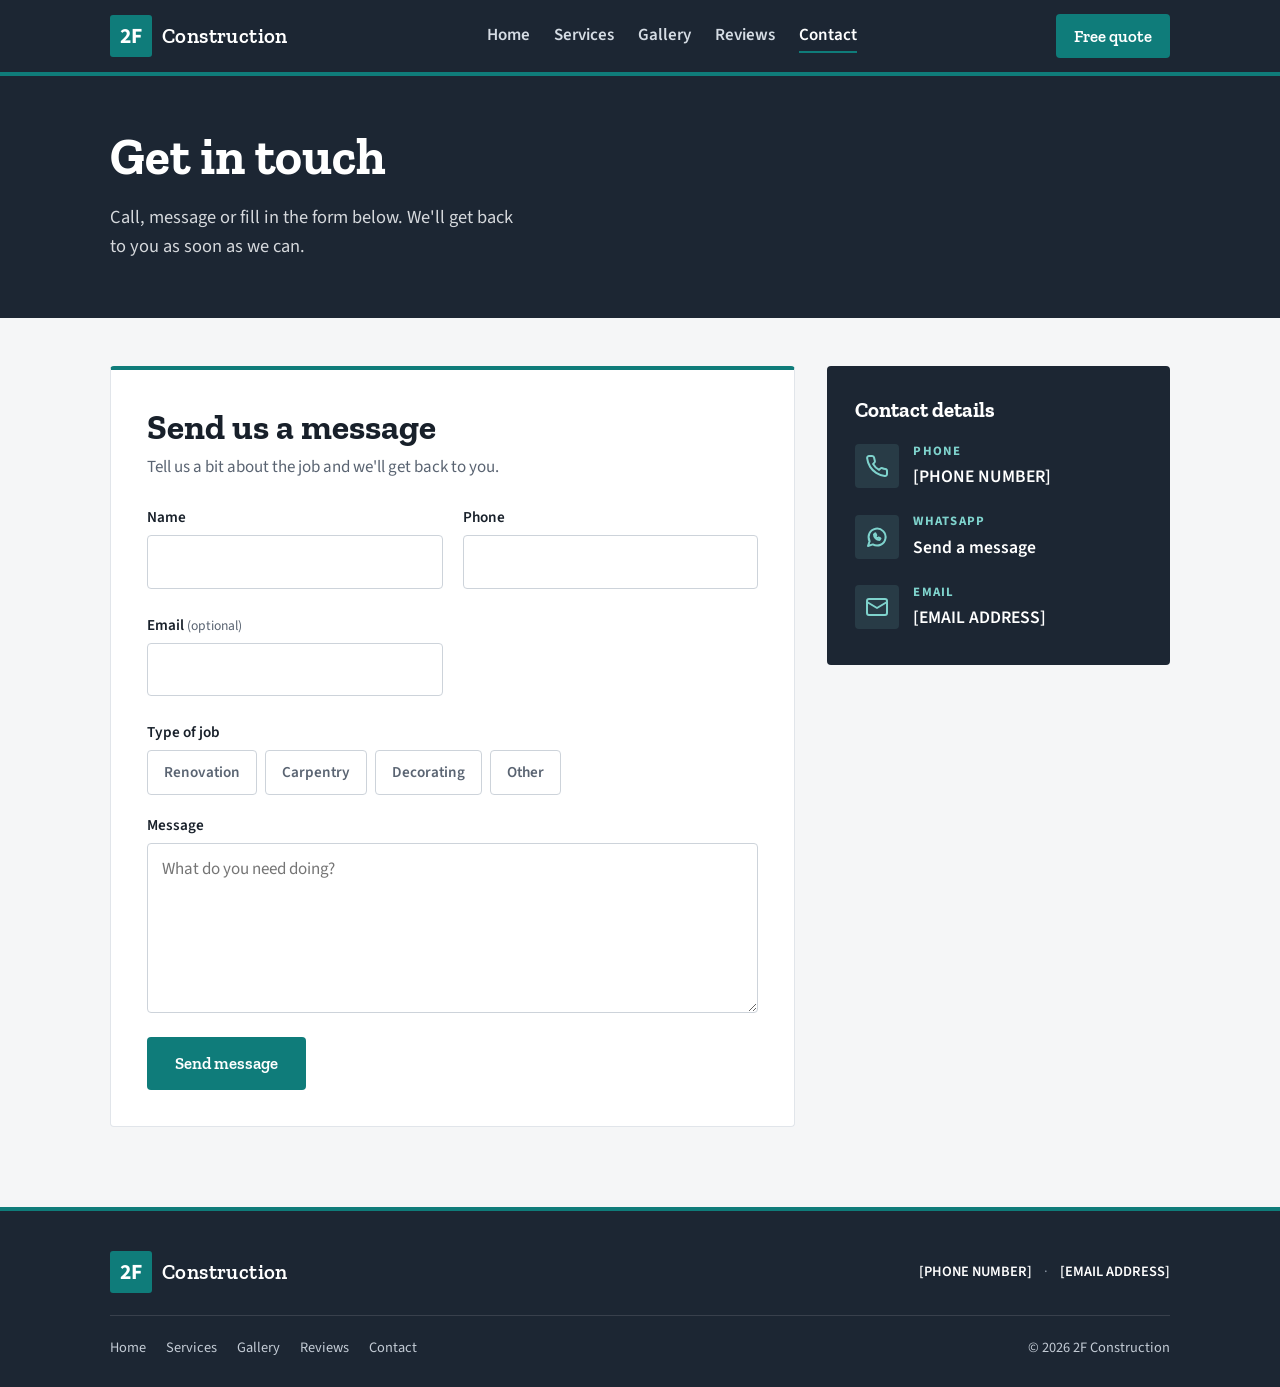
<file: contact.html>
<!doctype html>
<html lang="en-GB">
<head>
  <meta charset="utf-8">
  <meta name="viewport" content="width=device-width, initial-scale=1">
  <title>Contact | 2F Construction</title>
  <meta name="description" content="Request a free quote from 2F Construction.">
  <link rel="preconnect" href="https://fonts.googleapis.com">
  <link rel="preconnect" href="https://fonts.gstatic.com" crossorigin>
  <link rel="stylesheet" href="https://fonts.googleapis.com/css2?family=Zilla+Slab:wght@500;600;700&family=Source+Sans+3:wght@400;600;700&display=swap">
  <link rel="stylesheet" href="css/style.css?v=e1690b85">
</head>
<body id="top">

  <header>
    <div class="wrap nav">
      <a href="index.html" class="logo" aria-label="2F Construction home"><span class="mark">2F</span><span class="word">Construction</span></a>
      <nav aria-label="Main">
        <button class="menu-toggle" type="button" aria-expanded="false" aria-controls="menu" aria-label="Menu">
          <svg width="22" height="22" viewBox="0 0 24 24" fill="none" stroke="currentColor" stroke-width="2" stroke-linecap="round" stroke-linejoin="round" aria-hidden="true"><path d="M4 6h16M4 12h16M4 18h16"/></svg>
        </button>
        <ul class="menu" id="menu">
          <li><a href="index.html">Home</a></li>
          <li><a href="services.html">Services</a></li>
          <li><a href="gallery.html">Gallery</a></li>
          <li><a href="reviews.html">Reviews</a></li>
          <li><a href="contact.html" aria-current="page">Contact</a></li>
        </ul>
      </nav>
      <a href="contact.html" class="btn">Free quote <svg width="18" height="18" viewBox="0 0 24 24" fill="none" stroke="currentColor" stroke-width="2" stroke-linecap="round" stroke-linejoin="round" aria-hidden="true"><path d="M5 12h14"/><path d="m13 6 6 6-6 6"/></svg></a>
    </div>
  </header>

  <main>
    <section class="hero small">
      <div class="wrap">
        <h1>Get in touch</h1>
        <p>Call, message or fill in the form below. We'll get back to you as soon as we can.</p>
      </div>
    </section>

    <section class="contact-page">
      <div class="wrap">
        <div class="contact-layout">
          <div class="enquiry">
            <h2>Send us a message</h2>
            <p class="intro">Tell us a bit about the job and we'll get back to you.</p>

            <form class="quote" action="https://formspree.io/f/YOUR_FORM_ID" method="POST" novalidate>
              <input type="hidden" name="_subject" value="New message from the 2F Construction website">
              <div class="hp" aria-hidden="true">
                <label for="website">Leave this field empty</label>
                <input id="website" name="website" type="text" tabindex="-1" autocomplete="off">
              </div>

              <div class="field">
                <label for="name">Name</label>
                <input id="name" name="name" type="text" autocomplete="name" required data-check="Please add your name.">
                <span class="error" id="name-error" aria-live="polite"></span>
              </div>
              <div class="field">
                <label for="phone">Phone</label>
                <input id="phone" name="phone" type="tel" autocomplete="tel" required pattern="[0-9 +()-]{7,}" data-check="Please add your phone number." data-format="That phone number doesn't look right.">
                <span class="error" id="phone-error" aria-live="polite"></span>
              </div>
              <div class="field">
                <label for="email">Email <span class="hint">(optional)</span></label>
                <input id="email" name="email" type="email" autocomplete="email" data-check="" data-format="That email address doesn't look right.">
                <span class="error" id="email-error" aria-live="polite"></span>
              </div>
              <fieldset class="field full">
                <legend>Type of job</legend>
                <div class="chips">
                  <label class="chip"><input type="radio" name="service" value="renovations"><span>Renovation</span></label>
                  <label class="chip"><input type="radio" name="service" value="carpentry"><span>Carpentry</span></label>
                  <label class="chip"><input type="radio" name="service" value="painting"><span>Decorating</span></label>
                  <label class="chip"><input type="radio" name="service" value="other"><span>Other</span></label>
                </div>
              </fieldset>
              <div class="field full">
                <label for="message">Message</label>
                <textarea id="message" name="message" required data-check="Please tell us about the job." placeholder="What do you need doing?"></textarea>
                <span class="error" id="message-error" aria-live="polite"></span>
              </div>

              <p class="form-status" role="status" hidden></p>
              <button type="submit" class="btn">Send message</button>
            </form>
          </div>

          <aside class="find-us">
            <h2>Contact details</h2>
            <ul class="details">
              <li><svg width="26" height="26" viewBox="0 0 24 24" fill="none" stroke="currentColor" stroke-width="2" stroke-linecap="round" stroke-linejoin="round" aria-hidden="true"><path d="M22 16.92v3a2 2 0 0 1-2.18 2 19.8 19.8 0 0 1-8.63-3.07 19.5 19.5 0 0 1-6-6A19.8 19.8 0 0 1 2.12 4.18 2 2 0 0 1 4.11 2h3a2 2 0 0 1 2 1.72c.13.96.36 1.9.7 2.81a2 2 0 0 1-.45 2.11L8.09 9.91a16 16 0 0 0 6 6l1.27-1.27a2 2 0 0 1 2.11-.45c.91.34 1.85.57 2.81.7A2 2 0 0 1 22 16.92z"/></svg><div><span>Phone</span><a href="tel:+440000000000">[PHONE NUMBER]</a></div></li>
              <li><svg width="26" height="26" viewBox="0 0 24 24" fill="none" stroke="currentColor" stroke-width="2" stroke-linecap="round" stroke-linejoin="round" aria-hidden="true"><path d="M3 21l1.65-4.8A8.5 8.5 0 1 1 7.8 19.4z"/><path d="M9 9.5c0 3 2.5 5.5 5.5 5.5l1-1.5-2-1-1 .8a4 4 0 0 1-2-2l.8-1-1-2z"/></svg><div><span>WhatsApp</span><a href="https://wa.me/440000000000">Send a message</a></div></li>
              <li><svg width="26" height="26" viewBox="0 0 24 24" fill="none" stroke="currentColor" stroke-width="2" stroke-linecap="round" stroke-linejoin="round" aria-hidden="true"><rect x="2" y="4" width="20" height="16" rx="2"/><path d="m22 7-10 6L2 7"/></svg><div><span>Email</span><a href="mailto:hello@example.com">[EMAIL ADDRESS]</a></div></li>
            </ul>
          </aside>
        </div>
      </div>
    </section>

  </main>

  <footer>
    <div class="wrap foot">
      <div class="foot-top">
        <a href="index.html" class="logo"><span class="mark">2F</span><span class="word">Construction</span></a>
        <p class="foot-contact"><a href="tel:+440000000000">[PHONE NUMBER]</a><span aria-hidden="true">·</span><a href="mailto:hello@example.com">[EMAIL ADDRESS]</a></p>
      </div>
      <div class="foot-bottom">
        <nav aria-label="Footer">
          <ul>
          <li><a href="index.html">Home</a></li>
          <li><a href="services.html">Services</a></li>
          <li><a href="gallery.html">Gallery</a></li>
          <li><a href="reviews.html">Reviews</a></li>
          <li><a href="contact.html">Contact</a></li>
          </ul>
        </nav>
        <span>&copy; <span class="year"></span> 2F Construction</span>
      </div>
    </div>
  </footer>

  <div class="callbar" aria-label="Quick contact">
    <a href="tel:+440000000000" class="callbar-call"><svg width="20" height="20" viewBox="0 0 24 24" fill="none" stroke="currentColor" stroke-width="2" stroke-linecap="round" stroke-linejoin="round" aria-hidden="true"><path d="M22 16.92v3a2 2 0 0 1-2.18 2 19.8 19.8 0 0 1-8.63-3.07 19.5 19.5 0 0 1-6-6A19.8 19.8 0 0 1 2.12 4.18 2 2 0 0 1 4.11 2h3a2 2 0 0 1 2 1.72c.13.96.36 1.9.7 2.81a2 2 0 0 1-.45 2.11L8.09 9.91a16 16 0 0 0 6 6l1.27-1.27a2 2 0 0 1 2.11-.45c.91.34 1.85.57 2.81.7A2 2 0 0 1 22 16.92z"/></svg>Call us</a>
    <a href="contact.html" class="callbar-quote">Get a quote</a>
  </div>

  <script src="js/main.js?v=d559ab4a"></script>
</body>
</html>
</file>
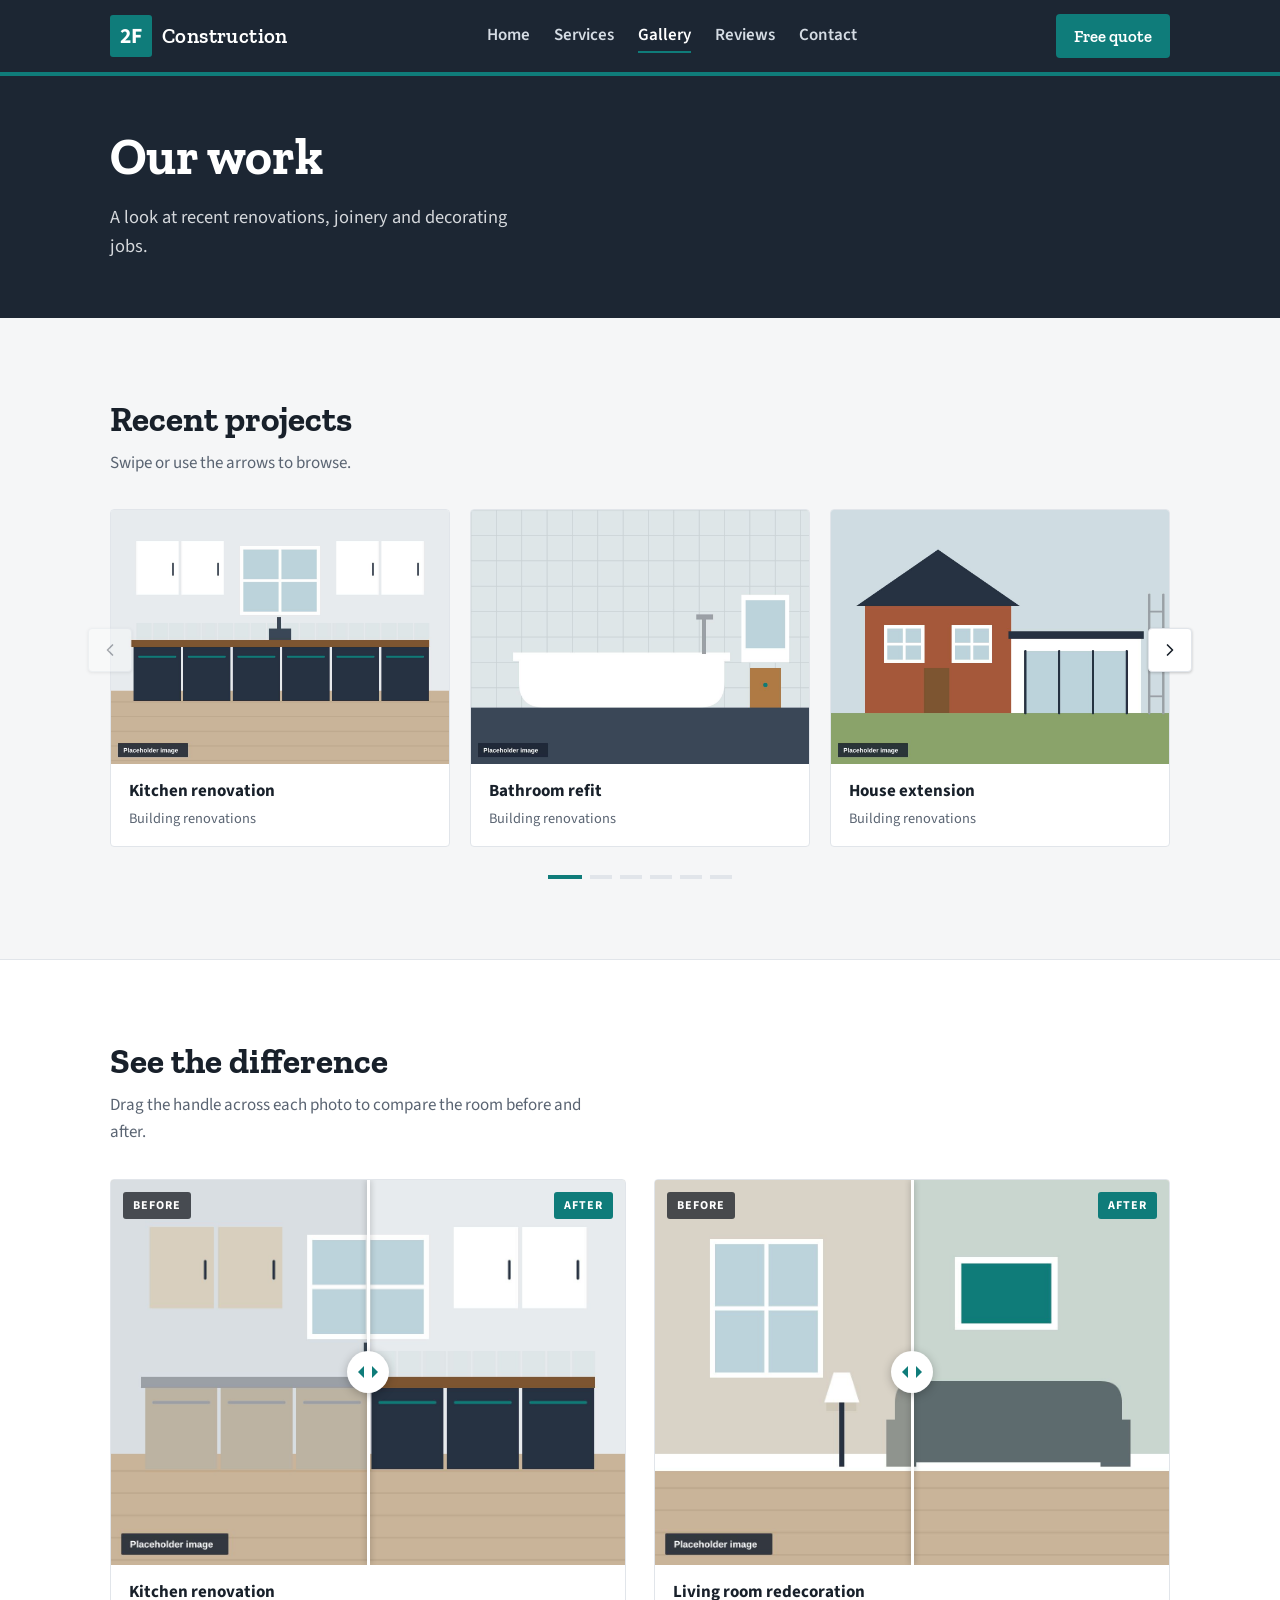
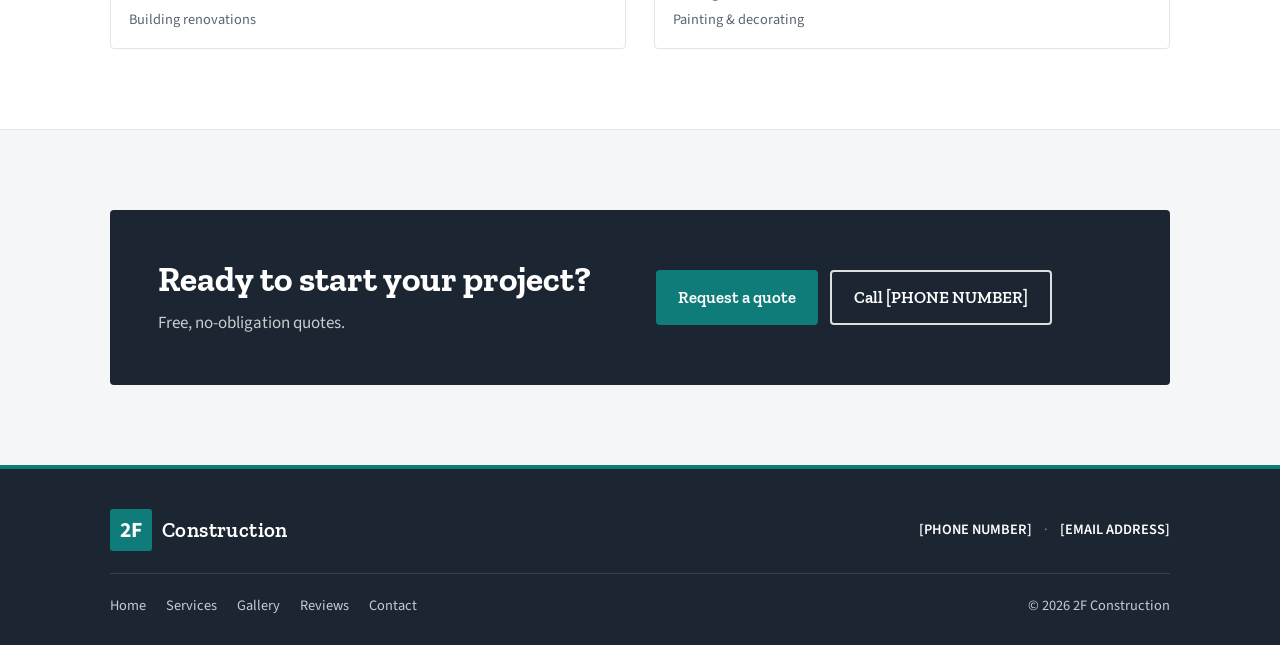
<file: gallery.html>
<!doctype html>
<html lang="en-GB">
<head>
  <meta charset="utf-8">
  <meta name="viewport" content="width=device-width, initial-scale=1">
  <title>Gallery | 2F Construction</title>
  <meta name="description" content="Photos of recent renovation, carpentry and decorating projects by 2F Construction.">
  <link rel="preconnect" href="https://fonts.googleapis.com">
  <link rel="preconnect" href="https://fonts.gstatic.com" crossorigin>
  <link rel="stylesheet" href="https://fonts.googleapis.com/css2?family=Zilla+Slab:wght@500;600;700&family=Source+Sans+3:wght@400;600;700&display=swap">
  <link rel="stylesheet" href="css/style.css?v=e1690b85">
</head>
<body id="top">

  <header>
    <div class="wrap nav">
      <a href="index.html" class="logo" aria-label="2F Construction home"><span class="mark">2F</span><span class="word">Construction</span></a>
      <nav aria-label="Main">
        <button class="menu-toggle" type="button" aria-expanded="false" aria-controls="menu" aria-label="Menu">
          <svg width="22" height="22" viewBox="0 0 24 24" fill="none" stroke="currentColor" stroke-width="2" stroke-linecap="round" stroke-linejoin="round" aria-hidden="true"><path d="M4 6h16M4 12h16M4 18h16"/></svg>
        </button>
        <ul class="menu" id="menu">
          <li><a href="index.html">Home</a></li>
          <li><a href="services.html">Services</a></li>
          <li><a href="gallery.html" aria-current="page">Gallery</a></li>
          <li><a href="reviews.html">Reviews</a></li>
          <li><a href="contact.html">Contact</a></li>
        </ul>
      </nav>
      <a href="contact.html" class="btn">Free quote <svg width="18" height="18" viewBox="0 0 24 24" fill="none" stroke="currentColor" stroke-width="2" stroke-linecap="round" stroke-linejoin="round" aria-hidden="true"><path d="M5 12h14"/><path d="m13 6 6 6-6 6"/></svg></a>
    </div>
  </header>

  <main>
    <section class="hero small">
      <div class="wrap">
        <h1>Our work</h1>
        <p>A look at recent renovations, joinery and decorating jobs.</p>
      </div>
    </section>

    <section>
      <div class="wrap">
        <h2>Recent projects</h2>
        <p class="lead">Swipe or use the arrows to browse.</p>
        <div class="carousel" aria-roledescription="carousel" aria-label="Featured projects">
          <button class="car-btn prev" type="button" aria-label="Previous projects"><svg width="20" height="20" viewBox="0 0 24 24" fill="none" stroke="currentColor" stroke-width="2" stroke-linecap="round" stroke-linejoin="round" aria-hidden="true"><path d="m15 18-6-6 6-6"/></svg></button>
          <div class="track" tabindex="0">
            <figure class="slide">
              <div class="photo">Photo coming soon<img src="images/project-1.jpg" alt="Kitchen renovation" loading="lazy"></div>
              <figcaption><strong>Kitchen renovation</strong><span>Building renovations</span></figcaption>
            </figure>
            <figure class="slide">
              <div class="photo">Photo coming soon<img src="images/project-2.jpg" alt="Bathroom refit" loading="lazy"></div>
              <figcaption><strong>Bathroom refit</strong><span>Building renovations</span></figcaption>
            </figure>
            <figure class="slide">
              <div class="photo">Photo coming soon<img src="images/project-3.jpg" alt="House extension" loading="lazy"></div>
              <figcaption><strong>House extension</strong><span>Building renovations</span></figcaption>
            </figure>
            <figure class="slide">
              <div class="photo">Photo coming soon<img src="images/project-4.jpg" alt="Bespoke staircase" loading="lazy"></div>
              <figcaption><strong>Bespoke staircase</strong><span>Carpentry &amp; joinery</span></figcaption>
            </figure>
            <figure class="slide">
              <div class="photo">Photo coming soon<img src="images/project-5.jpg" alt="Fitted wardrobes" loading="lazy"></div>
              <figcaption><strong>Fitted wardrobes</strong><span>Carpentry &amp; joinery</span></figcaption>
            </figure>
            <figure class="slide">
              <div class="photo">Photo coming soon<img src="images/project-6.jpg" alt="Garden decking" loading="lazy"></div>
              <figcaption><strong>Garden decking</strong><span>Carpentry &amp; joinery</span></figcaption>
            </figure>
            <figure class="slide">
              <div class="photo">Photo coming soon<img src="images/project-7.jpg" alt="Living room redecoration" loading="lazy"></div>
              <figcaption><strong>Living room redecoration</strong><span>Painting &amp; decorating</span></figcaption>
            </figure>
            <figure class="slide">
              <div class="photo">Photo coming soon<img src="images/project-8.jpg" alt="Exterior repaint" loading="lazy"></div>
              <figcaption><strong>Exterior repaint</strong><span>Painting &amp; decorating</span></figcaption>
            </figure>
          </div>
          <button class="car-btn next" type="button" aria-label="Next projects"><svg width="20" height="20" viewBox="0 0 24 24" fill="none" stroke="currentColor" stroke-width="2" stroke-linecap="round" stroke-linejoin="round" aria-hidden="true"><path d="m9 18 6-6-6-6"/></svg></button>
          <div class="dots" role="group" aria-label="Choose slide"></div>
        </div>
      </div>
    </section>

    <section class="alt">
      <div class="wrap">
        <h2>See the difference</h2>
        <p class="lead">Drag the handle across each photo to compare the room before and after.</p>
        <div class="ba-grid">
          <figure class="ba">
            <div class="ba-frame">
              <div class="ba-img ba-before"><span>Before photo</span><img src="images/before-1.jpg" alt="Kitchen renovation before" loading="lazy"></div>
              <div class="ba-img ba-after"><span>After photo</span><img src="images/after-1.jpg" alt="Kitchen renovation after" loading="lazy"></div>
              <div class="ba-handle" aria-hidden="true"><span></span></div>
              <span class="ba-tag ba-tag-before">Before</span><span class="ba-tag ba-tag-after">After</span>
              <input class="ba-range" type="range" id="ba-1" min="0" max="100" value="50" aria-label="Drag to compare before and after: Kitchen renovation">
            </div>
            <figcaption><strong>Kitchen renovation</strong><span>Building renovations</span></figcaption>
          </figure>
          <figure class="ba">
            <div class="ba-frame">
              <div class="ba-img ba-before"><span>Before photo</span><img src="images/before-2.jpg" alt="Living room redecoration before" loading="lazy"></div>
              <div class="ba-img ba-after"><span>After photo</span><img src="images/after-2.jpg" alt="Living room redecoration after" loading="lazy"></div>
              <div class="ba-handle" aria-hidden="true"><span></span></div>
              <span class="ba-tag ba-tag-before">Before</span><span class="ba-tag ba-tag-after">After</span>
              <input class="ba-range" type="range" id="ba-2" min="0" max="100" value="50" aria-label="Drag to compare before and after: Living room redecoration">
            </div>
            <figcaption><strong>Living room redecoration</strong><span>Painting &amp; decorating</span></figcaption>
          </figure>
        </div>
      </div>
    </section>

    <section>
      <div class="wrap">
        <div class="contact-box">
          <div>
            <h2>Ready to start your project?</h2>
            <p>Free, no-obligation quotes.</p>
          </div>
          <div class="actions">
            <a href="contact.html" class="btn">Request a quote <svg width="18" height="18" viewBox="0 0 24 24" fill="none" stroke="currentColor" stroke-width="2" stroke-linecap="round" stroke-linejoin="round" aria-hidden="true"><path d="M5 12h14"/><path d="m13 6 6 6-6 6"/></svg></a>
            <a href="tel:+440000000000" class="btn ghost">Call [PHONE NUMBER]</a>
          </div>
        </div>
      </div>
    </section>

  </main>

  <footer>
    <div class="wrap foot">
      <div class="foot-top">
        <a href="index.html" class="logo"><span class="mark">2F</span><span class="word">Construction</span></a>
        <p class="foot-contact"><a href="tel:+440000000000">[PHONE NUMBER]</a><span aria-hidden="true">·</span><a href="mailto:hello@example.com">[EMAIL ADDRESS]</a></p>
      </div>
      <div class="foot-bottom">
        <nav aria-label="Footer">
          <ul>
          <li><a href="index.html">Home</a></li>
          <li><a href="services.html">Services</a></li>
          <li><a href="gallery.html">Gallery</a></li>
          <li><a href="reviews.html">Reviews</a></li>
          <li><a href="contact.html">Contact</a></li>
          </ul>
        </nav>
        <span>&copy; <span class="year"></span> 2F Construction</span>
      </div>
    </div>
  </footer>

  <div class="callbar" aria-label="Quick contact">
    <a href="tel:+440000000000" class="callbar-call"><svg width="20" height="20" viewBox="0 0 24 24" fill="none" stroke="currentColor" stroke-width="2" stroke-linecap="round" stroke-linejoin="round" aria-hidden="true"><path d="M22 16.92v3a2 2 0 0 1-2.18 2 19.8 19.8 0 0 1-8.63-3.07 19.5 19.5 0 0 1-6-6A19.8 19.8 0 0 1 2.12 4.18 2 2 0 0 1 4.11 2h3a2 2 0 0 1 2 1.72c.13.96.36 1.9.7 2.81a2 2 0 0 1-.45 2.11L8.09 9.91a16 16 0 0 0 6 6l1.27-1.27a2 2 0 0 1 2.11-.45c.91.34 1.85.57 2.81.7A2 2 0 0 1 22 16.92z"/></svg>Call us</a>
    <a href="contact.html" class="callbar-quote">Get a quote</a>
  </div>

  <script src="js/main.js?v=d559ab4a"></script>
</body>
</html>
</file>
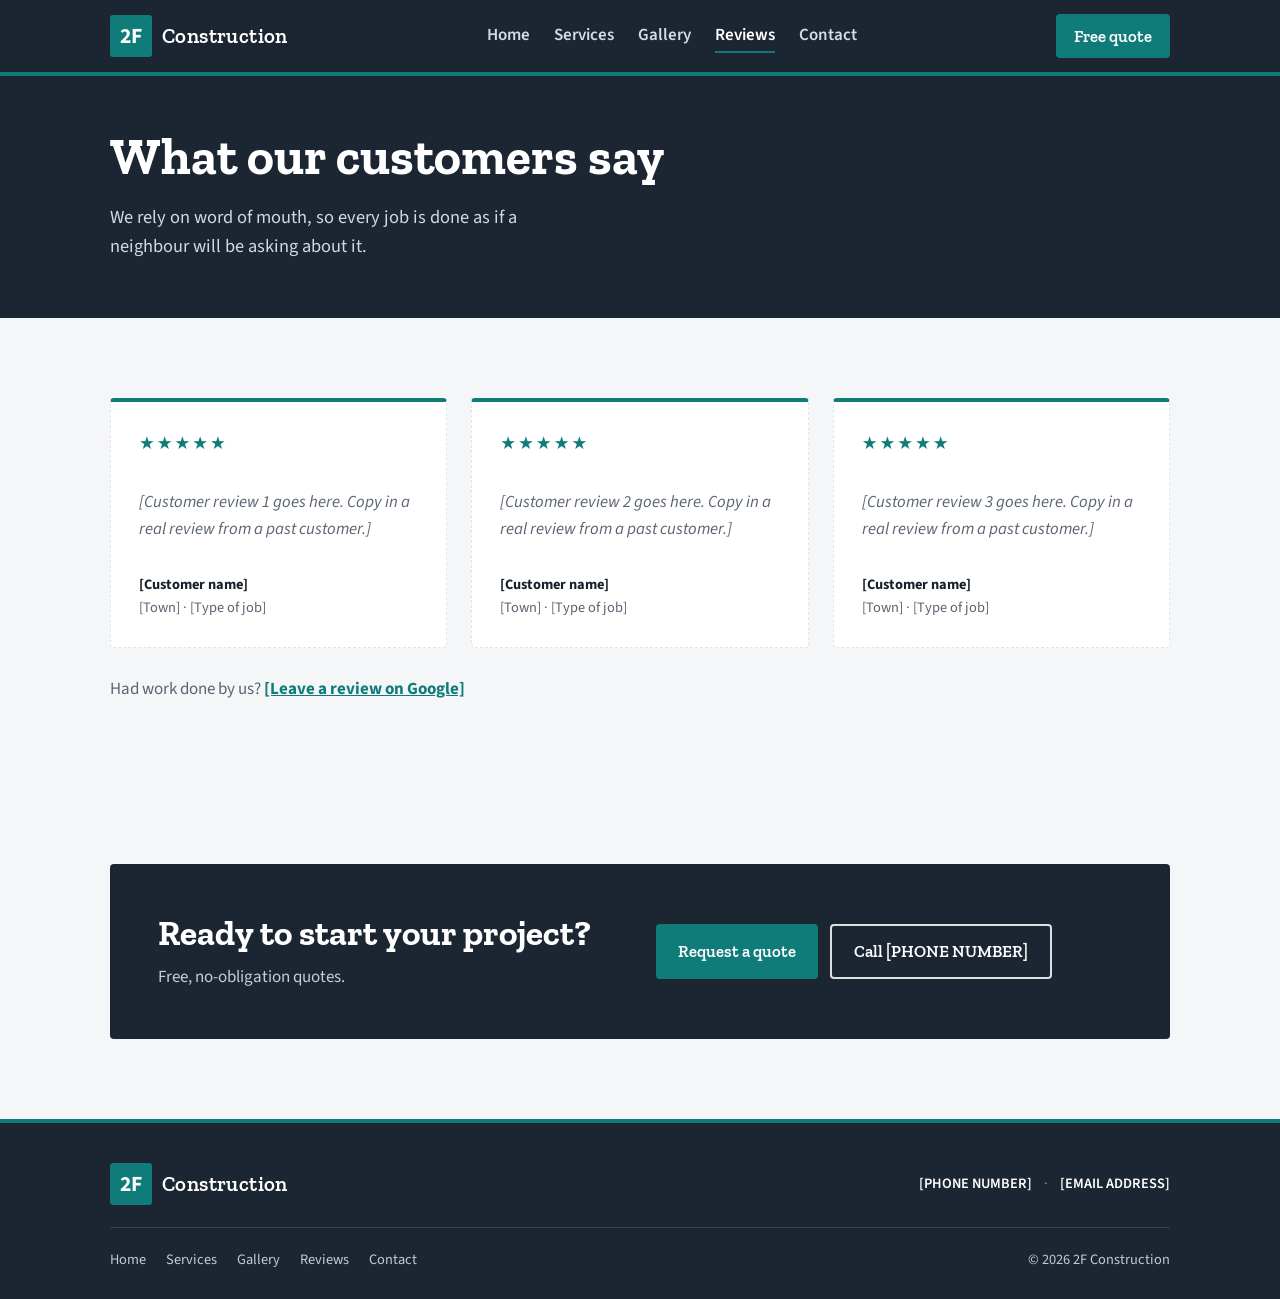
<file: reviews.html>
<!doctype html>
<html lang="en-GB">
<head>
  <meta charset="utf-8">
  <meta name="viewport" content="width=device-width, initial-scale=1">
  <title>Reviews | 2F Construction</title>
  <meta name="description" content="Reviews from 2F Construction customers.">
  <link rel="preconnect" href="https://fonts.googleapis.com">
  <link rel="preconnect" href="https://fonts.gstatic.com" crossorigin>
  <link rel="stylesheet" href="https://fonts.googleapis.com/css2?family=Zilla+Slab:wght@500;600;700&family=Source+Sans+3:wght@400;600;700&display=swap">
  <link rel="stylesheet" href="css/style.css?v=e1690b85">
</head>
<body id="top">

  <header>
    <div class="wrap nav">
      <a href="index.html" class="logo" aria-label="2F Construction home"><span class="mark">2F</span><span class="word">Construction</span></a>
      <nav aria-label="Main">
        <button class="menu-toggle" type="button" aria-expanded="false" aria-controls="menu" aria-label="Menu">
          <svg width="22" height="22" viewBox="0 0 24 24" fill="none" stroke="currentColor" stroke-width="2" stroke-linecap="round" stroke-linejoin="round" aria-hidden="true"><path d="M4 6h16M4 12h16M4 18h16"/></svg>
        </button>
        <ul class="menu" id="menu">
          <li><a href="index.html">Home</a></li>
          <li><a href="services.html">Services</a></li>
          <li><a href="gallery.html">Gallery</a></li>
          <li><a href="reviews.html" aria-current="page">Reviews</a></li>
          <li><a href="contact.html">Contact</a></li>
        </ul>
      </nav>
      <a href="contact.html" class="btn">Free quote <svg width="18" height="18" viewBox="0 0 24 24" fill="none" stroke="currentColor" stroke-width="2" stroke-linecap="round" stroke-linejoin="round" aria-hidden="true"><path d="M5 12h14"/><path d="m13 6 6 6-6 6"/></svg></a>
    </div>
  </header>

  <main>
    <section class="hero small">
      <div class="wrap">
        <h1>What our customers say</h1>
        <p>We rely on word of mouth, so every job is done as if a neighbour will be asking about it.</p>
      </div>
    </section>

    <section>
      <div class="wrap">
        <div class="reviews">
          <figure class="review placeholder">
            <div class="stars" aria-label="5 out of 5 stars">★★★★★</div>
            <blockquote><p>[Customer review 1 goes here. Copy in a real review from a past customer.]</p></blockquote>
            <figcaption><strong>[Customer name]</strong>[Town] · [Type of job]</figcaption>
          </figure>
          <figure class="review placeholder">
            <div class="stars" aria-label="5 out of 5 stars">★★★★★</div>
            <blockquote><p>[Customer review 2 goes here. Copy in a real review from a past customer.]</p></blockquote>
            <figcaption><strong>[Customer name]</strong>[Town] · [Type of job]</figcaption>
          </figure>
          <figure class="review placeholder">
            <div class="stars" aria-label="5 out of 5 stars">★★★★★</div>
            <blockquote><p>[Customer review 3 goes here. Copy in a real review from a past customer.]</p></blockquote>
            <figcaption><strong>[Customer name]</strong>[Town] · [Type of job]</figcaption>
          </figure>
        </div>
        <p class="review-cta">Had work done by us? <a href="#">[Leave a review on Google]</a></p>
      </div>
    </section>

    <section>
      <div class="wrap">
        <div class="contact-box">
          <div>
            <h2>Ready to start your project?</h2>
            <p>Free, no-obligation quotes.</p>
          </div>
          <div class="actions">
            <a href="contact.html" class="btn">Request a quote <svg width="18" height="18" viewBox="0 0 24 24" fill="none" stroke="currentColor" stroke-width="2" stroke-linecap="round" stroke-linejoin="round" aria-hidden="true"><path d="M5 12h14"/><path d="m13 6 6 6-6 6"/></svg></a>
            <a href="tel:+440000000000" class="btn ghost">Call [PHONE NUMBER]</a>
          </div>
        </div>
      </div>
    </section>

  </main>

  <footer>
    <div class="wrap foot">
      <div class="foot-top">
        <a href="index.html" class="logo"><span class="mark">2F</span><span class="word">Construction</span></a>
        <p class="foot-contact"><a href="tel:+440000000000">[PHONE NUMBER]</a><span aria-hidden="true">·</span><a href="mailto:hello@example.com">[EMAIL ADDRESS]</a></p>
      </div>
      <div class="foot-bottom">
        <nav aria-label="Footer">
          <ul>
          <li><a href="index.html">Home</a></li>
          <li><a href="services.html">Services</a></li>
          <li><a href="gallery.html">Gallery</a></li>
          <li><a href="reviews.html">Reviews</a></li>
          <li><a href="contact.html">Contact</a></li>
          </ul>
        </nav>
        <span>&copy; <span class="year"></span> 2F Construction</span>
      </div>
    </div>
  </footer>

  <div class="callbar" aria-label="Quick contact">
    <a href="tel:+440000000000" class="callbar-call"><svg width="20" height="20" viewBox="0 0 24 24" fill="none" stroke="currentColor" stroke-width="2" stroke-linecap="round" stroke-linejoin="round" aria-hidden="true"><path d="M22 16.92v3a2 2 0 0 1-2.18 2 19.8 19.8 0 0 1-8.63-3.07 19.5 19.5 0 0 1-6-6A19.8 19.8 0 0 1 2.12 4.18 2 2 0 0 1 4.11 2h3a2 2 0 0 1 2 1.72c.13.96.36 1.9.7 2.81a2 2 0 0 1-.45 2.11L8.09 9.91a16 16 0 0 0 6 6l1.27-1.27a2 2 0 0 1 2.11-.45c.91.34 1.85.57 2.81.7A2 2 0 0 1 22 16.92z"/></svg>Call us</a>
    <a href="contact.html" class="callbar-quote">Get a quote</a>
  </div>

  <script src="js/main.js?v=d559ab4a"></script>
</body>
</html>
</file>
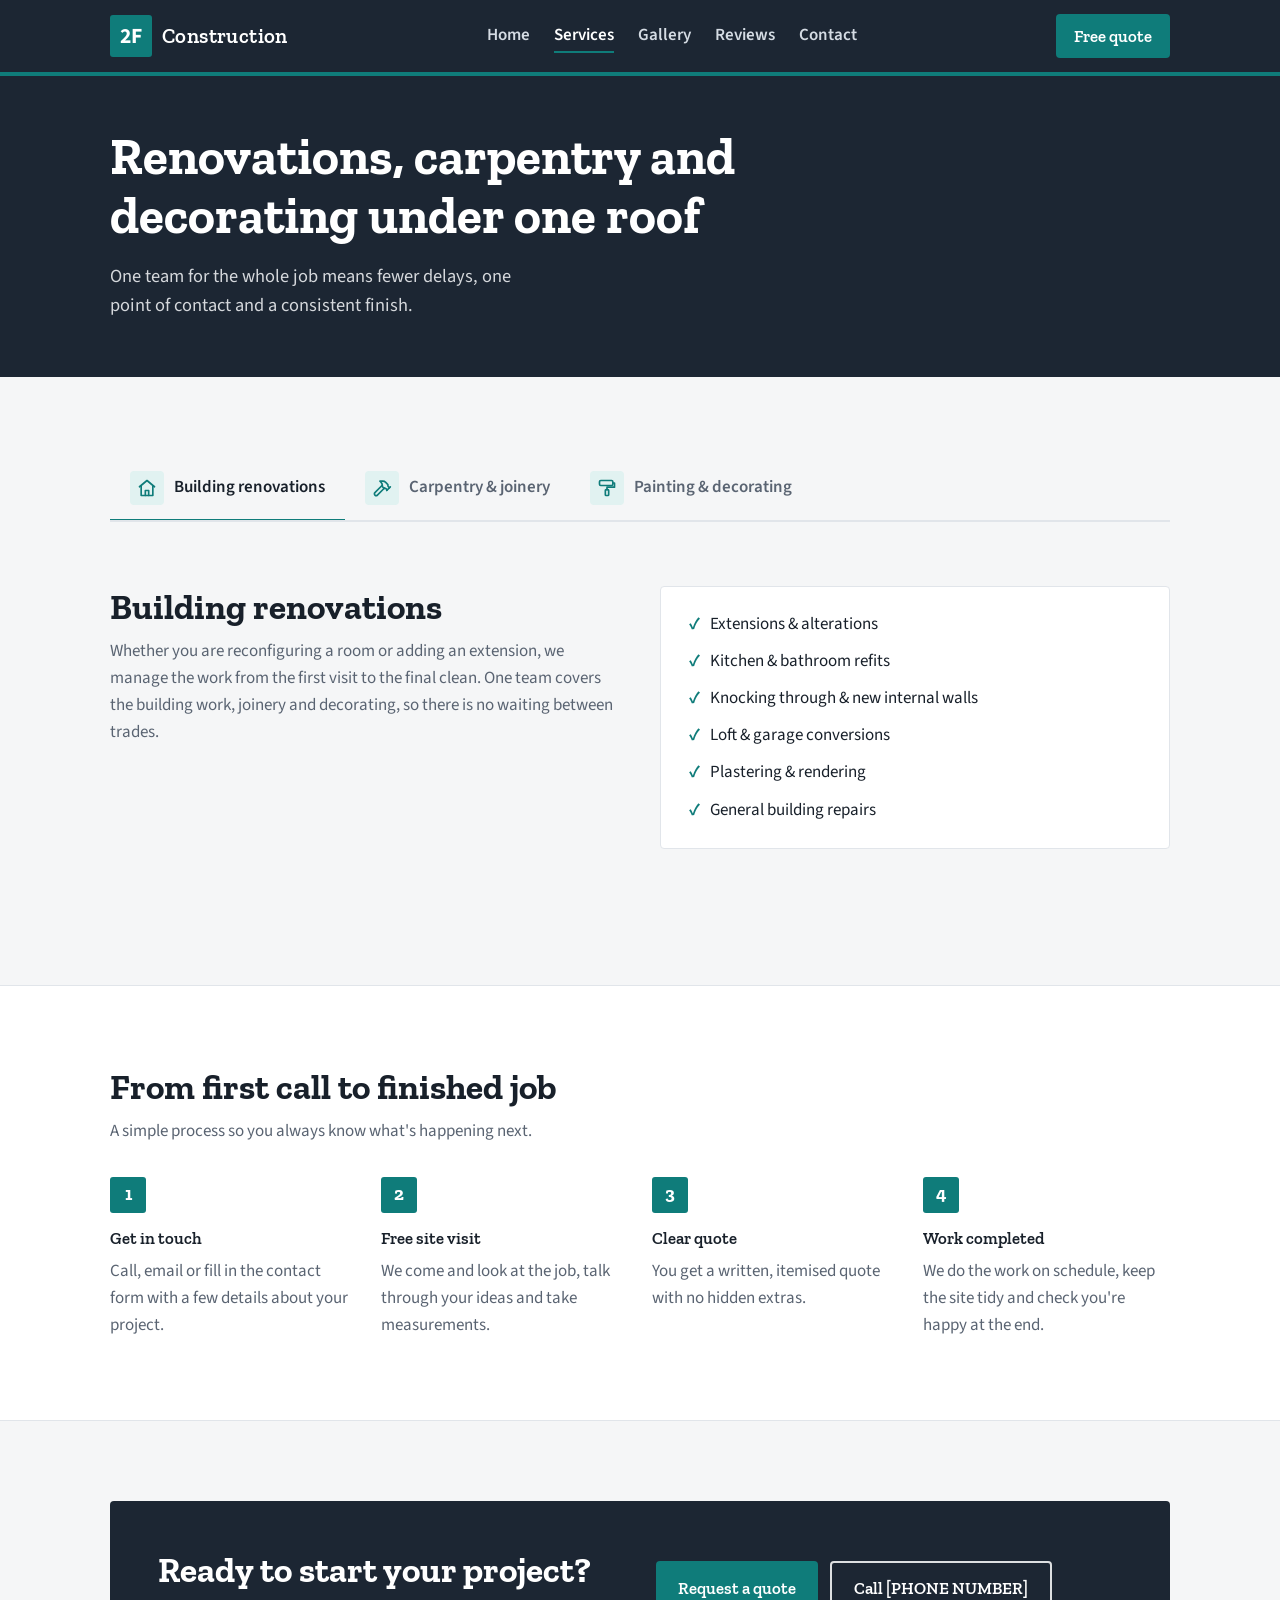
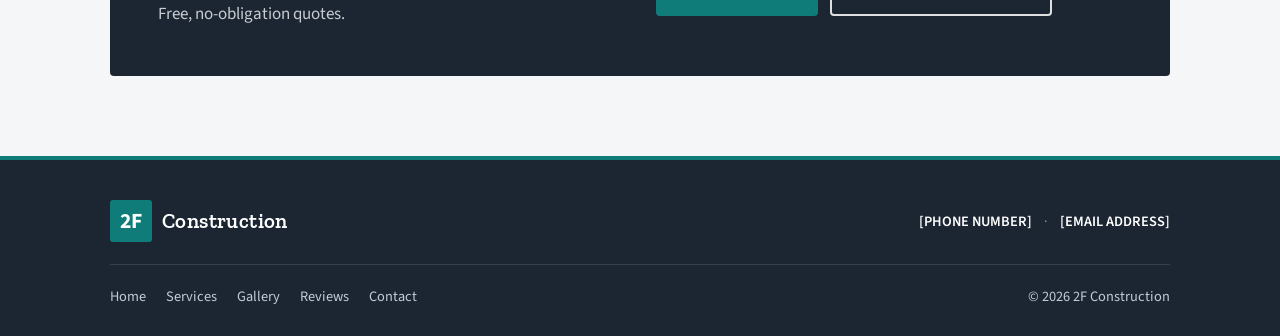
<file: services.html>
<!doctype html>
<html lang="en-GB">
<head>
  <meta charset="utf-8">
  <meta name="viewport" content="width=device-width, initial-scale=1">
  <title>Services | 2F Construction</title>
  <meta name="description" content="Building renovations, carpentry and joinery, and painting and decorating from 2F Construction.">
  <link rel="preconnect" href="https://fonts.googleapis.com">
  <link rel="preconnect" href="https://fonts.gstatic.com" crossorigin>
  <link rel="stylesheet" href="https://fonts.googleapis.com/css2?family=Zilla+Slab:wght@500;600;700&family=Source+Sans+3:wght@400;600;700&display=swap">
  <link rel="stylesheet" href="css/style.css?v=e1690b85">
</head>
<body id="top">

  <header>
    <div class="wrap nav">
      <a href="index.html" class="logo" aria-label="2F Construction home"><span class="mark">2F</span><span class="word">Construction</span></a>
      <nav aria-label="Main">
        <button class="menu-toggle" type="button" aria-expanded="false" aria-controls="menu" aria-label="Menu">
          <svg width="22" height="22" viewBox="0 0 24 24" fill="none" stroke="currentColor" stroke-width="2" stroke-linecap="round" stroke-linejoin="round" aria-hidden="true"><path d="M4 6h16M4 12h16M4 18h16"/></svg>
        </button>
        <ul class="menu" id="menu">
          <li><a href="index.html">Home</a></li>
          <li><a href="services.html" aria-current="page">Services</a></li>
          <li><a href="gallery.html">Gallery</a></li>
          <li><a href="reviews.html">Reviews</a></li>
          <li><a href="contact.html">Contact</a></li>
        </ul>
      </nav>
      <a href="contact.html" class="btn">Free quote <svg width="18" height="18" viewBox="0 0 24 24" fill="none" stroke="currentColor" stroke-width="2" stroke-linecap="round" stroke-linejoin="round" aria-hidden="true"><path d="M5 12h14"/><path d="m13 6 6 6-6 6"/></svg></a>
    </div>
  </header>

  <main>
    <section class="hero small">
      <div class="wrap">
        <h1>Renovations, carpentry and decorating under one roof</h1>
        <p>One team for the whole job means fewer delays, one point of contact and a consistent finish.</p>
      </div>
    </section>

    <section>
      <div class="wrap tabs">
        <div class="tab-list" role="tablist" aria-label="Our services">
          <button type="button" role="tab" id="tab-renovations" aria-controls="renovations" aria-selected="true"><span class="icon"><svg width="26" height="26" viewBox="0 0 24 24" fill="none" stroke="currentColor" stroke-width="2" stroke-linecap="round" stroke-linejoin="round" aria-hidden="true"><path d="M3 10.5 12 3l9 7.5"/><path d="M5 9.5V21h14V9.5"/><path d="M10 21v-6h4v6"/></svg></span><span class="long">Building renovations</span><span class="short">Renovations</span></button>
          <button type="button" role="tab" id="tab-carpentry" aria-controls="carpentry" aria-selected="false"><span class="icon"><svg width="26" height="26" viewBox="0 0 24 24" fill="none" stroke="currentColor" stroke-width="2" stroke-linecap="round" stroke-linejoin="round" aria-hidden="true"><path d="m15 12-8.5 8.5a2.12 2.12 0 0 1-3-3L12 9"/><path d="M17.64 15 22 10.64"/><path d="m20.91 11.7-1.25-1.25a2 2 0 0 1-.6-1.41V7.86l-2.6-2.6a5 5 0 0 0-3.53-1.46H9.5l.92.82A6.18 6.18 0 0 1 12.5 9.2v1.24l2 2h1.17a2 2 0 0 1 1.41.59l1.25 1.25"/></svg></span><span class="long">Carpentry &amp; joinery</span><span class="short">Carpentry</span></button>
          <button type="button" role="tab" id="tab-painting" aria-controls="painting" aria-selected="false"><span class="icon"><svg width="26" height="26" viewBox="0 0 24 24" fill="none" stroke="currentColor" stroke-width="2" stroke-linecap="round" stroke-linejoin="round" aria-hidden="true"><rect x="3" y="3" width="16" height="6" rx="1.5"/><path d="M19 6h2v5h-9v3"/><rect x="10" y="14" width="4" height="7" rx="1"/></svg></span><span class="long">Painting &amp; decorating</span><span class="short">Decorating</span></button>
        </div>
        <article class="service" id="renovations" role="tabpanel" aria-labelledby="tab-renovations">
          <div>
            <h2><span class="icon"><svg width="26" height="26" viewBox="0 0 24 24" fill="none" stroke="currentColor" stroke-width="2" stroke-linecap="round" stroke-linejoin="round" aria-hidden="true"><path d="M3 10.5 12 3l9 7.5"/><path d="M5 9.5V21h14V9.5"/><path d="M10 21v-6h4v6"/></svg></span>Building renovations</h2>
            <p>Whether you are reconfiguring a room or adding an extension, we manage the work from the first visit to the final clean. One team covers the building work, joinery and decorating, so there is no waiting between trades.</p>
          </div>
          <ul class="checklist">
            <li>Extensions &amp; alterations</li>
            <li>Kitchen &amp; bathroom refits</li>
            <li>Knocking through &amp; new internal walls</li>
            <li>Loft &amp; garage conversions</li>
            <li>Plastering &amp; rendering</li>
            <li>General building repairs</li>
          </ul>
        </article>
        <article class="service" id="carpentry" role="tabpanel" aria-labelledby="tab-carpentry">
          <div>
            <h2><span class="icon"><svg width="26" height="26" viewBox="0 0 24 24" fill="none" stroke="currentColor" stroke-width="2" stroke-linecap="round" stroke-linejoin="round" aria-hidden="true"><path d="m15 12-8.5 8.5a2.12 2.12 0 0 1-3-3L12 9"/><path d="M17.64 15 22 10.64"/><path d="m20.91 11.7-1.25-1.25a2 2 0 0 1-.6-1.41V7.86l-2.6-2.6a5 5 0 0 0-3.53-1.46H9.5l.92.82A6.18 6.18 0 0 1 12.5 9.2v1.24l2 2h1.17a2 2 0 0 1 1.41.59l1.25 1.25"/></svg></span>Carpentry &amp; joinery</h2>
            <p>From hanging a single door to building a staircase, our carpentry is measured, cut and fitted with care. We make bespoke joinery to suit your home and fit ready-made items properly.</p>
          </div>
          <ul class="checklist">
            <li>Internal &amp; external doors</li>
            <li>Skirting, architrave &amp; frames</li>
            <li>Staircases &amp; banisters</li>
            <li>Fitted wardrobes &amp; shelving</li>
            <li>Wooden &amp; laminate flooring</li>
            <li>Decking, fencing &amp; garden structures</li>
          </ul>
        </article>
        <article class="service" id="painting" role="tabpanel" aria-labelledby="tab-painting">
          <div>
            <h2><span class="icon"><svg width="26" height="26" viewBox="0 0 24 24" fill="none" stroke="currentColor" stroke-width="2" stroke-linecap="round" stroke-linejoin="round" aria-hidden="true"><rect x="3" y="3" width="16" height="6" rx="1.5"/><path d="M19 6h2v5h-9v3"/><rect x="10" y="14" width="4" height="7" rx="1"/></svg></span>Painting &amp; decorating</h2>
            <p>A good finish comes from good preparation. We protect your furniture and floors, fill and sand surfaces properly, and use quality paints so the result lasts.</p>
          </div>
          <ul class="checklist">
            <li>Interior walls &amp; ceilings</li>
            <li>Exterior masonry &amp; woodwork</li>
            <li>Wallpaper hanging &amp; stripping</li>
            <li>Gloss work: doors, skirting &amp; windows</li>
            <li>Filling, sanding &amp; surface repairs</li>
            <li>Commercial &amp; rental property refreshes</li>
          </ul>
        </article>
      </div>
    </section>

    <section class="alt">
      <div class="wrap">
        <h2>From first call to finished job</h2>
        <p class="lead">A simple process so you always know what's happening next.</p>
        <ol class="steps">
          <li><h3>Get in touch</h3><p>Call, email or fill in the contact form with a few details about your project.</p></li>
          <li><h3>Free site visit</h3><p>We come and look at the job, talk through your ideas and take measurements.</p></li>
          <li><h3>Clear quote</h3><p>You get a written, itemised quote with no hidden extras.</p></li>
          <li><h3>Work completed</h3><p>We do the work on schedule, keep the site tidy and check you're happy at the end.</p></li>
        </ol>
      </div>
    </section>

    <section>
      <div class="wrap">
        <div class="contact-box">
          <div>
            <h2>Ready to start your project?</h2>
            <p>Free, no-obligation quotes.</p>
          </div>
          <div class="actions">
            <a href="contact.html" class="btn">Request a quote <svg width="18" height="18" viewBox="0 0 24 24" fill="none" stroke="currentColor" stroke-width="2" stroke-linecap="round" stroke-linejoin="round" aria-hidden="true"><path d="M5 12h14"/><path d="m13 6 6 6-6 6"/></svg></a>
            <a href="tel:+440000000000" class="btn ghost">Call [PHONE NUMBER]</a>
          </div>
        </div>
      </div>
    </section>

  </main>

  <footer>
    <div class="wrap foot">
      <div class="foot-top">
        <a href="index.html" class="logo"><span class="mark">2F</span><span class="word">Construction</span></a>
        <p class="foot-contact"><a href="tel:+440000000000">[PHONE NUMBER]</a><span aria-hidden="true">·</span><a href="mailto:hello@example.com">[EMAIL ADDRESS]</a></p>
      </div>
      <div class="foot-bottom">
        <nav aria-label="Footer">
          <ul>
          <li><a href="index.html">Home</a></li>
          <li><a href="services.html">Services</a></li>
          <li><a href="gallery.html">Gallery</a></li>
          <li><a href="reviews.html">Reviews</a></li>
          <li><a href="contact.html">Contact</a></li>
          </ul>
        </nav>
        <span>&copy; <span class="year"></span> 2F Construction</span>
      </div>
    </div>
  </footer>

  <div class="callbar" aria-label="Quick contact">
    <a href="tel:+440000000000" class="callbar-call"><svg width="20" height="20" viewBox="0 0 24 24" fill="none" stroke="currentColor" stroke-width="2" stroke-linecap="round" stroke-linejoin="round" aria-hidden="true"><path d="M22 16.92v3a2 2 0 0 1-2.18 2 19.8 19.8 0 0 1-8.63-3.07 19.5 19.5 0 0 1-6-6A19.8 19.8 0 0 1 2.12 4.18 2 2 0 0 1 4.11 2h3a2 2 0 0 1 2 1.72c.13.96.36 1.9.7 2.81a2 2 0 0 1-.45 2.11L8.09 9.91a16 16 0 0 0 6 6l1.27-1.27a2 2 0 0 1 2.11-.45c.91.34 1.85.57 2.81.7A2 2 0 0 1 22 16.92z"/></svg>Call us</a>
    <a href="contact.html" class="callbar-quote">Get a quote</a>
  </div>

  <script src="js/main.js?v=d559ab4a"></script>
</body>
</html>
</file>
<file: css/style.css>
:root {
  --ink: #1f2328;
  --muted: #5b636d;
  --bg: #faf8f5;
  --card: #ffffff;
  --line: #e6e1d9;
  --accent: #0f7c7a;
  --accent-dark: #0b5f5d;
  --accent-soft: #e1f2f1;
  --dark: #23272d;
  --ok: #2f7d4a;
  --error: #b42318;
  --radius: 10px;
  --max: 1100px;
}
* { box-sizing: border-box; }
html { scroll-behavior: smooth; }
body {
  margin: 0;
  font-family: system-ui, -apple-system, "Segoe UI", Roboto, Helvetica, Arial, sans-serif;
  color: var(--ink);
  background: var(--bg);
  line-height: 1.6;
}
img { max-width: 100%; }
a { color: inherit; }
:focus-visible { outline: 3px solid var(--accent); outline-offset: 2px; }
.wrap { max-width: var(--max); margin: 0 auto; padding: 0 20px; }
@media (prefers-reduced-motion: reduce) {
  html { scroll-behavior: auto; }
  * { transition: none !important; }
}

/* Header and navigation */
header {
  position: sticky; top: 0; z-index: 10;
  background: rgba(255,255,255,.96);
  border-bottom: 1px solid var(--line);
  backdrop-filter: blur(6px);
}
.nav { display: flex; align-items: center; justify-content: space-between; gap: 16px; height: 64px; }
.logo { font-weight: 800; font-size: 1.25rem; letter-spacing: .02em; text-decoration: none; white-space: nowrap; }
.logo span { color: var(--accent); }
.menu { list-style: none; display: flex; gap: 24px; margin: 0; padding: 0; }
.menu a { text-decoration: none; color: var(--muted); font-weight: 500; padding: 4px 0; border-bottom: 2px solid transparent; }
.menu a:hover { color: var(--ink); }
.menu a[aria-current="page"] { color: var(--ink); border-bottom-color: var(--accent); }
.menu-toggle {
  display: none; background: none; border: 1px solid var(--line); border-radius: 8px;
  width: 44px; height: 44px; cursor: pointer; color: var(--ink); place-items: center;
}

.btn {
  display: inline-block; padding: 12px 22px; border-radius: var(--radius); border: 0;
  background: var(--accent); color: #fff; font: inherit; font-weight: 600; text-decoration: none;
  cursor: pointer; transition: background .15s;
}
.btn:hover { background: var(--accent-dark); }
.btn.ghost { background: transparent; border: 2px solid #fff; }
.btn.ghost:hover { background: rgba(255,255,255,.1); }
.btn.outline { background: transparent; color: var(--accent); border: 2px solid var(--accent); }
.btn.outline:hover { background: var(--accent-soft); }

/* Hero banners */
.hero {
  background:
    linear-gradient(135deg, rgba(35,39,45,.92), rgba(35,39,45,.80)),
    repeating-linear-gradient(90deg, #3a3f46 0 2px, transparent 2px 80px),
    var(--dark);
  color: #fff;
  padding: 96px 0 88px;
}
.hero h1 { font-size: clamp(2rem, 5vw, 3.2rem); line-height: 1.15; margin: 0 0 16px; max-width: 16ch; text-wrap: balance; }
.hero p { font-size: 1.15rem; color: #d5d8dc; max-width: 52ch; margin: 0 0 32px; }
.hero .actions { display: flex; gap: 12px; flex-wrap: wrap; }
.hero .eyebrow { color: #7fd3cd; font-size: .8rem; margin: 0 0 8px; }
.hero.small { padding: 64px 0 56px; }
.hero.small h1 { max-width: 24ch; }
.hero.small p { margin-bottom: 0; }

/* Sections */
section { padding: 80px 0; }
.alt { background: #fff; border-top: 1px solid var(--line); border-bottom: 1px solid var(--line); }
.eyebrow { color: var(--accent); font-weight: 700; text-transform: uppercase; font-size: .8rem; letter-spacing: .1em; margin: 0 0 8px; }
h2 { font-size: clamp(1.6rem, 3.5vw, 2.2rem); margin: 0 0 16px; line-height: 1.2; text-wrap: balance; }
.lead { color: var(--muted); max-width: 60ch; margin: 0 0 40px; }
.section-foot { margin-top: 32px; }

.grid { display: grid; gap: 24px; grid-template-columns: repeat(auto-fit, minmax(260px, 1fr)); }
.card {
  background: var(--card); border: 1px solid var(--line); border-radius: var(--radius);
  padding: 28px; display: flex; flex-direction: column;
}
.card .icon {
  width: 48px; height: 48px; border-radius: 10px; display: grid; place-items: center;
  background: var(--accent-soft); color: var(--accent); margin-bottom: 16px;
}
.card h3 { margin: 0 0 8px; font-size: 1.2rem; }
.card p { margin: 0 0 12px; color: var(--muted); }
.card ul { margin: 0; padding-left: 18px; color: var(--muted); }
.card li { margin: 4px 0; }
.card .more { margin-top: auto; padding-top: 16px; color: var(--accent); font-weight: 600; text-decoration: none; }
.card .more:hover { text-decoration: underline; }

.points { display: grid; gap: 24px; grid-template-columns: repeat(auto-fit, minmax(220px, 1fr)); }
.point h3 { margin: 0 0 6px; font-size: 1.05rem; }
.point p { margin: 0; color: var(--muted); }
.point::before {
  content: ""; display: block; width: 32px; height: 4px; background: var(--accent);
  border-radius: 2px; margin-bottom: 14px;
}

/* Services page: one block per service */
.service {
  display: grid; gap: 40px; grid-template-columns: 1fr 1fr; align-items: start;
  padding: 56px 0; border-bottom: 1px solid var(--line);
}
.service:last-child { border-bottom: 0; }
.service > * { min-width: 0; }
.service h2 { display: flex; align-items: center; gap: 14px; }
.service h2 .icon {
  flex: none; width: 48px; height: 48px; border-radius: 10px; display: grid; place-items: center;
  background: var(--accent-soft); color: var(--accent);
}
.service p { color: var(--muted); margin: 0 0 16px; }
.checklist { list-style: none; margin: 0; padding: 24px 28px; background: var(--card); border: 1px solid var(--line); border-radius: var(--radius); display: grid; gap: 10px; }
.checklist li { display: flex; gap: 10px; align-items: baseline; }
.checklist li::before { content: "✓"; color: var(--accent); font-weight: 700; }

/* Steps on the services page */
.steps { list-style: none; margin: 0; padding: 0; display: grid; gap: 24px; grid-template-columns: repeat(auto-fit, minmax(220px, 1fr)); counter-reset: step; }
.steps li { counter-increment: step; }
.steps li::before {
  content: counter(step); display: grid; place-items: center; width: 36px; height: 36px; border-radius: 50%;
  background: var(--accent); color: #fff; font-weight: 700; margin-bottom: 12px;
}
.steps h3 { margin: 0 0 6px; font-size: 1.05rem; }
.steps p { margin: 0; color: var(--muted); }

/* Gallery carousel */
.carousel { position: relative; }
.track {
  display: flex; gap: 20px; overflow-x: auto; scroll-snap-type: x mandatory;
  scroll-behavior: smooth; scrollbar-width: none; padding-bottom: 4px;
}
.track::-webkit-scrollbar { display: none; }
.slide {
  flex: 0 0 calc((100% - 40px) / 3); scroll-snap-align: start; margin: 0;
  border-radius: var(--radius); overflow: hidden; background: var(--card);
  border: 1px solid var(--line);
}
.photo {
  position: relative; aspect-ratio: 4 / 3; max-width: 100%;
  display: grid; place-items: center; color: #8793a1; font-size: .9rem;
  background: repeating-linear-gradient(45deg, #eef1f4 0 12px, #e6eaee 12px 24px);
}
.photo img { position: absolute; inset: 0; width: 100%; height: 100%; object-fit: cover; }
.slide figcaption, .tile figcaption { padding: 14px 18px; }
.slide figcaption strong, .tile figcaption strong { display: block; }
.slide figcaption span, .tile figcaption span { color: var(--muted); font-size: .9rem; }
.car-btn {
  position: absolute; top: 38%; transform: translateY(-50%); z-index: 2;
  width: 44px; height: 44px; border-radius: 50%; border: 1px solid var(--line);
  background: #fff; color: var(--ink); cursor: pointer; display: grid; place-items: center;
  box-shadow: 0 2px 8px rgba(0,0,0,.12);
}
.car-btn:hover { color: var(--accent); }
.car-btn:disabled { opacity: .35; cursor: default; }
.car-btn.prev { left: -22px; }
.car-btn.next { right: -22px; }
.dots { display: flex; justify-content: center; gap: 8px; margin-top: 24px; }
.dots button {
  width: 10px; height: 10px; border-radius: 50%; border: 0; padding: 0;
  background: var(--line); cursor: pointer;
}
.dots button[aria-current="true"] { background: var(--accent); width: 26px; border-radius: 5px; }

/* Gallery page filter and grid */
.filters { display: flex; flex-wrap: wrap; gap: 8px; margin: 0 0 28px; }
.filters button {
  font: inherit; font-weight: 500; padding: 8px 16px; border-radius: 999px; cursor: pointer;
  border: 1px solid var(--line); background: var(--card); color: var(--muted);
}
.filters button[aria-pressed="true"] { background: var(--ink); border-color: var(--ink); color: #fff; }
.tiles { display: grid; gap: 20px; grid-template-columns: repeat(auto-fill, minmax(260px, 1fr)); }
.tile { margin: 0; border-radius: var(--radius); overflow: hidden; background: var(--card); border: 1px solid var(--line); }

/* Reviews */
.reviews { display: grid; gap: 24px; grid-template-columns: repeat(auto-fit, minmax(280px, 1fr)); }
.review {
  margin: 0; background: var(--card); border: 1px solid var(--line); border-radius: var(--radius);
  padding: 28px; display: flex; flex-direction: column; gap: 14px;
}
.stars { color: #e0a100; letter-spacing: 2px; font-size: 1.1rem; }
.review blockquote { margin: 0; color: var(--ink); }
.review figcaption { margin-top: auto; color: var(--muted); font-size: .9rem; }
.review figcaption strong { color: var(--ink); display: block; }
.review.placeholder { border-style: dashed; }
.review.placeholder blockquote { color: var(--muted); font-style: italic; }
.note {
  background: var(--accent-soft); border-radius: var(--radius); padding: 16px 20px;
  color: var(--accent-dark); margin: 0 0 32px; font-size: .95rem;
}

/* Call to action strip and contact box */
.contact-box {
  background: var(--dark); color: #fff; border-radius: 14px; padding: 48px;
  display: grid; gap: 32px; grid-template-columns: repeat(auto-fit, minmax(260px, 1fr)); align-items: center;
}
.contact-box h2 { color: #fff; }
.contact-box p { color: #c9cdd2; margin: 0; }
.contact-box .actions { display: flex; gap: 12px; flex-wrap: wrap; }
.contact-list { list-style: none; margin: 0; padding: 0; display: grid; gap: 14px; }
.contact-list li { display: flex; gap: 12px; align-items: center; }
.contact-list a { text-decoration: none; font-weight: 600; font-size: 1.1rem; }
.contact-list a:hover { text-decoration: underline; }
.contact-list svg { flex: none; color: var(--accent); }

/* Contact page layout and form */
.contact-page { padding-top: 48px; }
.quick { list-style: none; margin: 0 0 48px; padding: 0; display: grid; gap: 16px; grid-template-columns: repeat(auto-fit, minmax(220px, 1fr)); }
.quick a {
  display: grid; grid-template-columns: auto 1fr; column-gap: 14px; align-items: center;
  background: var(--card); border: 1px solid var(--line); border-radius: var(--radius);
  padding: 18px 20px; text-decoration: none; height: 100%;
  transition: border-color .15s, transform .15s;
}
.quick a:hover { border-color: var(--accent); }
.quick svg { grid-row: span 2; color: var(--accent); background: var(--accent-soft); border-radius: 10px; padding: 10px; width: 46px; height: 46px; }
.quick span { color: var(--muted); font-size: .9rem; }
.quick strong { font-size: 1.05rem; overflow-wrap: anywhere; }

.contact-layout { display: grid; gap: 32px; grid-template-columns: minmax(0, 2fr) minmax(0, 1fr); align-items: start; }
.enquiry { background: var(--card); border: 1px solid var(--line); border-radius: 14px; padding: 36px; }
.enquiry h2 { margin: 0 0 6px; }
.enquiry .intro { color: var(--muted); margin: 0 0 24px; }
.find-us { background: var(--dark); color: #fff; border-radius: 14px; padding: 32px 28px; }
.find-us h2 { color: #fff; font-size: 1.3rem; display: flex; align-items: center; gap: 10px; margin: 0 0 14px; }
.find-us h2 svg { color: var(--accent); width: 24px; height: 24px; }
.find-us h3 { font-size: .8rem; text-transform: uppercase; letter-spacing: .1em; color: #7fd3cd; margin: 24px 0 4px; }
.find-us address, .find-us p { font-style: normal; color: #c9cdd2; margin: 0; line-height: 1.7; }
.find-us address strong { color: #fff; }
form.quote { display: grid; gap: 18px 20px; grid-template-columns: 1fr 1fr; }
.field { display: grid; gap: 6px; align-content: start; }
.field.full { grid-column: 1 / -1; }
.field label { font-weight: 600; font-size: .95rem; }
.field .hint { color: var(--muted); font-weight: 400; font-size: .85rem; }
.field input, .field select, .field textarea {
  font: inherit; color: var(--ink); background: #efebe5; width: 100%;
  border: 1px solid transparent; border-radius: 8px; padding: 12px 14px;
}
.field textarea { min-height: 170px; resize: vertical; }
.field input:focus, .field select:focus, .field textarea:focus { outline: none; background: #fff; border-color: var(--accent); box-shadow: 0 0 0 3px var(--accent-soft); }
.field [aria-invalid="true"] { border-color: var(--error); background: #fff; }
.field .error { color: var(--error); font-size: .85rem; }
.hp { position: absolute; left: -9999px; }
.form-status { grid-column: 1 / -1; border-radius: 8px; padding: 14px 16px; margin: 0; }
.form-status.ok { background: #e7f4ec; color: var(--ok); }
.form-status.err { background: #fdecea; color: var(--error); }
form.quote .btn { justify-self: start; padding: 13px 28px; }

footer { padding: 32px 0; color: var(--muted); font-size: .9rem; border-top: 1px solid var(--line); }
.foot { display: flex; flex-wrap: wrap; gap: 12px 24px; justify-content: space-between; align-items: center; }
.foot ul { list-style: none; display: flex; flex-wrap: wrap; gap: 8px 20px; margin: 0; padding: 0; }
.foot a { text-decoration: none; }
.foot a:hover { color: var(--ink); text-decoration: underline; }

@media (max-width: 900px) {
  .slide { flex-basis: calc((100% - 20px) / 2); }
  .service, .contact-layout { grid-template-columns: 1fr; gap: 24px; }
}
@media (max-width: 760px) {
  .menu-toggle { display: grid; }
  .nav > .btn { display: none; }
  .menu {
    display: none; position: absolute; left: 0; right: 0; top: 64px;
    flex-direction: column; gap: 0; background: #fff; border-bottom: 1px solid var(--line);
    padding: 8px 20px 16px;
  }
  .menu.open { display: flex; }
  .menu a { display: block; padding: 12px 0; border-bottom: 1px solid var(--line); }
  .menu a[aria-current="page"] { color: var(--accent); border-bottom-color: var(--line); }
}
@media (max-width: 640px) {
  .hero { padding: 64px 0 56px; }
  .hero.small { padding: 48px 0 40px; }
  section { padding: 56px 0; }
  .contact-box { padding: 28px; }
  .slide { flex-basis: 85%; }
  .car-btn { display: none; }
  form.quote { grid-template-columns: 1fr; }
  .enquiry { padding: 24px 20px; }
  .contact-page { padding-top: 36px; }
}

/* ---------- Interactive touches ---------- */

/* Header shadow once the page scrolls */
header { transition: box-shadow .2s; }
.scrolled header { box-shadow: 0 4px 18px rgba(35,39,45,.08); }

/* Quiet hover: border darkens only */
.card, .tile, .review, .slide { transition: border-color .2s; }
.card:hover, .tile:hover, .review:hover, .slide:hover { border-color: #c3cad2; }

/* Clickable photos */
.photo.zoomable { cursor: zoom-in; }
.photo.zoomable img { transition: transform .4s ease; }
.photo { overflow: hidden; }

/* Lightbox */
.lightbox {
  border: 0; padding: 0; background: transparent; max-width: min(1100px, 94vw); width: 100%;
  overflow: visible;
}
.lightbox::backdrop { background: rgba(20,22,26,.88); }
.lightbox figure { margin: 0; }
.lightbox img { display: block; width: 100%; max-height: 80vh; object-fit: contain; border-radius: 8px; background: #111; }
.lightbox figcaption { color: #fff; padding: 12px 4px 0; display: flex; justify-content: space-between; gap: 16px; }
.lightbox figcaption span { color: #c9cdd2; }
.lb-btn {
  position: absolute; width: 46px; height: 46px; border-radius: 50%; border: 0; cursor: pointer;
  background: rgba(255,255,255,.92); color: var(--ink); display: grid; place-items: center;
  box-shadow: 0 2px 10px rgba(0,0,0,.3);
}
.lb-btn:hover { background: #fff; color: var(--accent); }
.lb-close { top: -14px; right: -14px; }
.lb-prev, .lb-next { top: 40%; }
.lb-prev { left: -14px; }
.lb-next { right: -14px; }
.lb-prev[hidden], .lb-next[hidden] { display: none; }

/* Before and after sliders */
.ba-grid { display: grid; gap: 28px; grid-template-columns: repeat(auto-fit, minmax(300px, 1fr)); }
.ba { margin: 0; background: var(--card); border: 1px solid var(--line); border-radius: var(--radius); overflow: hidden; }
.ba figcaption { padding: 14px 18px; }
.ba figcaption strong { display: block; }
.ba figcaption span { color: var(--muted); font-size: .9rem; }
.ba-frame { --pos: 50%; position: relative; aspect-ratio: 4 / 3; max-width: 100%; overflow: hidden; user-select: none; }
.ba-img { position: absolute; inset: 0; display: grid; place-items: center; font-size: .95rem; }
.ba-img img { position: absolute; inset: 0; width: 100%; height: 100%; object-fit: cover; }
.ba-before { background: repeating-linear-gradient(45deg, #d9d2c7 0 12px, #cfc6b9 12px 24px); color: #7d7468; }
.ba-after { background: repeating-linear-gradient(45deg, #f6f1ea 0 12px, #efe8de 12px 24px); color: #8793a1; clip-path: inset(0 0 0 var(--pos)); }
.ba-before { justify-items: start; padding-left: 10%; }
.ba-after { justify-items: end; padding-right: 10%; }
.ba-handle { position: absolute; top: 0; bottom: 0; left: var(--pos); width: 3px; margin-left: -1.5px; background: #fff; box-shadow: 0 0 6px rgba(0,0,0,.3); pointer-events: none; }
.ba-handle span {
  position: absolute; top: 50%; left: 50%; width: 42px; height: 42px; margin: -21px 0 0 -21px;
  border-radius: 50%; background: #fff; box-shadow: 0 2px 10px rgba(0,0,0,.25);
}
.ba-handle span::before, .ba-handle span::after {
  content: ""; position: absolute; top: 50%; width: 0; height: 0; margin-top: -6px;
  border: 6px solid transparent;
}
.ba-handle span::before { left: 5px; border-right-color: var(--accent); }
.ba-handle span::after { right: 5px; border-left-color: var(--accent); }
.ba-tag {
  position: absolute; top: 12px; padding: 4px 10px; border-radius: 3px; font-size: .75rem; font-weight: 700;
  letter-spacing: .08em; text-transform: uppercase; background: rgba(35,39,45,.8); color: #fff; pointer-events: none;
}
.ba-tag-before { left: 12px; }
.ba-tag-after { right: 12px; background: var(--accent); }
.ba-range {
  position: absolute; inset: 0; width: 100%; height: 100%; margin: 0; opacity: 0; cursor: ew-resize;
  -webkit-appearance: none; appearance: none;
}
.ba-frame:has(.ba-range:focus-visible) .ba-handle span { outline: 3px solid var(--accent); outline-offset: 2px; }


/* =========================================================
   Traditional finish: sign-written type, flat colours, no effects
   ========================================================= */
:root {
  --ink: #18202a;
  --muted: #5a6472;
  --bg: #f5f6f7;
  --card: #ffffff;
  --line: #e1e5ea;
  --accent: #0f7c7a;
  --accent-dark: #0b5f5d;
  --accent-soft: #e1f2f1;
  --dark: #1c2633;
  --dark-2: #263241;
  --display: "Zilla Slab", Rockwell, "Roboto Slab", Georgia, serif;
  --body: "Source Sans 3", "Segoe UI", system-ui, -apple-system, Roboto, sans-serif;
  --radius: 4px;
}
body { font-family: var(--body); font-size: 17px; }
h1, h2, h3, .logo, .btn { font-family: var(--display); }
h1, h2 { font-weight: 700; letter-spacing: 0; }
h3 { font-weight: 600; font-size: 1.25rem; }
.eyebrow { font-family: var(--body); font-weight: 700; letter-spacing: .14em; }

/* Plain, solid buttons */
.btn {
  display: inline-flex; align-items: center; gap: 8px; border-radius: var(--radius);
  font-weight: 600; font-size: 1.05rem; padding: 12px 22px; box-shadow: none;
}
.btn svg { display: none; }
.btn.ghost { border: 2px solid rgba(255,255,255,.85); }
.btn.ghost:hover { background: #fff; color: var(--dark); }

/* Solid header */
header { background: var(--dark); border-bottom: 4px solid var(--accent); backdrop-filter: none; -webkit-backdrop-filter: none; }
.scrolled header { box-shadow: 0 2px 8px rgba(0,0,0,.15); }
.nav { height: 72px; }
.logo { display: inline-flex; align-items: center; gap: 10px; color: #fff; }
.logo .mark {
  display: grid; place-items: center; width: 42px; height: 42px; border-radius: 3px;
  background: var(--accent); color: #fff; font-family: var(--body); font-weight: 700; font-size: 1.35rem; line-height: 1; letter-spacing: .01em; padding-top: 1px;
}
.logo .word { font-weight: 600; font-size: 1.3rem; color: #fff; }
.menu a { color: #d5dce4; font-weight: 600; }
.menu a:hover { color: #fff; }
.menu a[aria-current="page"] { color: #fff; border-bottom-color: var(--accent); }
.menu-toggle { color: #fff; border-color: rgba(255,255,255,.3); border-radius: var(--radius); }
.nav > .btn { padding: 9px 18px; }

/* Banners: flat charcoal, real photo when one is added */
.hero { position: relative; overflow: hidden; isolation: isolate; background: var(--dark); }
.hero h1 { letter-spacing: 0; }
.hero.small { padding: 56px 0 60px; }
.crumbs { display: flex; gap: 10px; align-items: center; color: #7fd3cd; font-size: .9rem; font-weight: 700; letter-spacing: .1em; text-transform: uppercase; margin: 0 0 12px !important; }
.crumbs a { color: #c3cbd5; text-decoration: none; }
.crumbs a:hover { color: #fff; text-decoration: underline; }
.crumbs span { color: #8793a1; }

.home-hero { padding: 0; }
.hero-bg { position: absolute; inset: 0; z-index: -1; }
.hero-bg img { width: 100%; height: 100%; object-fit: cover; opacity: .3; }
.hero-inner { display: grid; grid-template-columns: minmax(0, 1.6fr) minmax(0, 1fr); gap: 48px; align-items: center; padding-block: 88px 80px; }
.hero-tag { margin: 0 0 14px !important; font-size: .9rem !important; font-weight: 700; letter-spacing: .14em; text-transform: uppercase; color: #7fd3cd !important; }
.home-hero h1 { font-size: clamp(2.4rem, 5.6vw, 4rem); line-height: 1.08; max-width: 14ch; margin-bottom: 20px; }
.home-hero h1 em { font-style: normal; color: #7fd3cd; }
.hero-trust { list-style: none; margin: 0; padding: 0; display: grid; gap: 0; border-left: 4px solid var(--accent); }
.hero-trust li { padding: 14px 0 14px 22px; display: grid; gap: 2px; }
.hero-trust li + li { border-top: 1px solid rgba(255,255,255,.12); }
.hero-trust strong { font-family: var(--display); font-weight: 600; font-size: 1.25rem; color: #fff; }
.hero-trust span { color: #c3cbd5; }

/* Static list of jobs under the banner */
.strip { list-style: none; margin: 0; padding: 18px 20px; background: var(--accent); display: flex; flex-wrap: wrap; justify-content: center; gap: 6px 0; }
.strip li { color: #fff; font-weight: 600; padding: 0 14px; white-space: nowrap; }
.strip li + li { border-left: 1px solid rgba(255,255,255,.45); }

/* Cards */
.card, .tile, .review, .slide, .ba, .checklist, .quick a { border-radius: var(--radius); }
.card { padding: 30px; border-top: 4px solid var(--accent); }
.card .icon, .service h2 .icon, .quick svg { border-radius: 3px; }

/* Footer */
footer { background: var(--dark); color: #c3cbd5; border-top: 4px solid var(--accent); padding: 64px 0 0; }
.foot-grid { display: grid; gap: 40px; grid-template-columns: minmax(0, 1.6fr) repeat(3, minmax(0, 1fr)); }
.foot-brand p { margin: 16px 0 22px; max-width: 34ch; }
footer h2 { font-size: 1.1rem; font-weight: 600; color: #fff; margin: 6px 0 14px; }
footer ul { list-style: none; margin: 0; padding: 0; display: grid; gap: 8px; }
footer a { text-decoration: none; color: #c3cbd5; }
footer a:hover { color: #fff; text-decoration: underline; }
footer .btn { color: #fff; }
footer .btn:hover { text-decoration: none; }
.foot-bar { display: flex; flex-wrap: wrap; justify-content: space-between; gap: 12px; margin-top: 52px; padding-block: 20px; border-top: 1px solid rgba(255,255,255,.12); font-size: .9rem; }

@media (max-width: 900px) {
  .hero-inner { grid-template-columns: 1fr; padding-block: 64px 52px; gap: 32px; }
  .foot-grid { grid-template-columns: 1fr 1fr; }
  .foot-brand { grid-column: 1 / -1; }
}
@media (max-width: 760px) {
  .menu { background: var(--dark-2); border-bottom: 4px solid var(--accent); top: 76px; }
  .menu a { border-bottom-color: rgba(255,255,255,.1); }
  .menu a[aria-current="page"] { color: #7fd3cd; border-bottom-color: rgba(255,255,255,.1); }
}
@media (max-width: 480px) {
  .logo .word { font-size: 1.1rem; }
  .foot-grid { grid-template-columns: 1fr; }
}
.contact-box, .enquiry, .find-us, .lightbox img { border-radius: var(--radius); }
.dots button[aria-current="true"] { border-radius: 2px; }

/* Traditional finish carried through the inner pages */
.filters { gap: 0; border-bottom: 2px solid var(--line); }
.filters button {
  border: 0; border-radius: 0; background: none; color: var(--muted); font-weight: 600;
  padding: 10px 18px; margin-bottom: -2px; border-bottom: 3px solid transparent;
}
.filters button:hover { color: var(--ink); }
.filters button[aria-pressed="true"] { background: none; color: var(--ink); border-bottom-color: var(--accent); }

.car-btn, .lb-btn { border-radius: var(--radius); box-shadow: 0 1px 3px rgba(0,0,0,.2); }
.dots button { width: 22px; height: 4px; border-radius: 0; }
.dots button[aria-current="true"] { width: 34px; border-radius: 0; }

.steps li::before { border-radius: 3px; font-family: var(--display); font-size: 1.15rem; }

.review { border-top: 4px solid var(--accent); }
.review.placeholder { border-top-style: solid; }
.stars { color: var(--accent); }
.review blockquote { font-size: 1.05rem; }

.quick a { border-top: 4px solid var(--accent); }
.enquiry { border-top: 4px solid var(--accent); }
.field input, .field select, .field textarea { background: #fff; border: 1px solid #cdd3da; border-radius: var(--radius); }
.field input:focus, .field select:focus, .field textarea:focus { box-shadow: 0 0 0 3px var(--accent-soft); }
.find-us h3 { font-family: var(--body); }
.note { border-radius: var(--radius); border-left: 4px solid var(--accent); }

/* Home page signposts to the other pages */
.signposts { display: grid; gap: 24px; grid-template-columns: repeat(auto-fit, minmax(240px, 1fr)); }
.signpost {
  display: flex; flex-direction: column; gap: 8px; text-decoration: none; color: var(--ink);
  background: var(--card); border: 1px solid var(--line); border-top: 4px solid var(--accent);
  border-radius: var(--radius); padding: 26px 28px; transition: border-color .2s;
}
.signpost:hover { border-color: #c3cad2; border-top-color: var(--accent-dark); }
.signpost h3 { margin: 0; font-size: 1.35rem; }
.signpost p { margin: 0; color: var(--muted); }
.signpost span { margin-top: auto; padding-top: 10px; color: var(--accent); font-weight: 700; }
.signpost span::after { content: " \2192"; }
.signpost:hover span { text-decoration: underline; }

/* ---------- Decluttered layout ---------- */
/* Banners: one column, no side panel */
.hero-inner { grid-template-columns: minmax(0, 1fr); padding-block: 96px 88px; }
.home-hero h1 { max-width: 16ch; }
.hero.small { padding: 52px 0 56px; }
.hero.small p { max-width: 46ch; }

/* Section headings without the small labels above them */
section h2 { margin-bottom: 10px; }
.lead { margin-bottom: 32px; }

/* Compact footer */
footer { padding: 40px 0 28px; }
.foot { display: grid; gap: 22px; justify-content: stretch; }
.foot-top, .foot-bottom { display: flex; flex-wrap: wrap; align-items: center; justify-content: space-between; gap: 14px 28px; }
.foot-bottom { padding-top: 20px; border-top: 1px solid rgba(255,255,255,.12); font-size: .9rem; }
.foot-contact { margin: 0; display: flex; flex-wrap: wrap; gap: 6px 12px; }
.foot-contact a { color: #fff; font-weight: 600; }
.foot-contact span { color: #8793a1; }
footer nav ul { display: flex; flex-wrap: wrap; gap: 8px 22px; }

/* Contact details box */
.find-us h2 { margin-bottom: 18px; }
.details { list-style: none; margin: 0; padding: 0; display: grid; gap: 16px; color: #c3cbd5; }
.details li { display: grid; gap: 2px; }
.details span { font-size: .8rem; font-weight: 700; letter-spacing: .1em; text-transform: uppercase; color: #7fd3cd; }
.details a { color: #fff; font-weight: 600; font-size: 1.1rem; text-decoration: none; overflow-wrap: anywhere; }
.details a:hover { text-decoration: underline; }

.review-cta { margin: 28px 0 0; color: var(--muted); }
.review-cta a { color: var(--accent); font-weight: 700; }

/* Phones: less padding, smaller headings, details before the form */
@media (max-width: 640px) {
  section { padding: 44px 0; }
  .hero-inner { padding-block: 56px 52px; }
  .home-hero h1 { font-size: 2.3rem; }
  .hero.small { padding: 36px 0 40px; }
  .hero.small h1 { font-size: 1.9rem; }
  .hero p { font-size: 1.05rem; }
  .hero .actions .btn { flex: 1 1 auto; justify-content: center; }
  h2 { font-size: 1.55rem; }
  .lead { margin-bottom: 24px; }
  .points { gap: 18px; grid-template-columns: 1fr 1fr; }
  .point h3 { font-size: 1rem; }
  .point p { font-size: .95rem; }
  .card, .signpost, .review { padding: 22px; }
  .service { padding: 36px 0; gap: 18px; }
  .checklist { padding: 18px 20px; gap: 8px; }
  .steps { gap: 18px; grid-template-columns: 1fr 1fr; }
  .contact-box { padding: 26px 22px; gap: 20px; }
  .contact-box .actions .btn { flex: 1 1 auto; justify-content: center; }
  .contact-layout .find-us { order: -1; }
  .find-us { padding: 24px 22px; }
  .foot-top, .foot-bottom { flex-direction: column; align-items: flex-start; }
}
@media (max-width: 640px) {
  .signposts { gap: 0; border-top: 1px solid var(--line); }
  .signpost { flex-direction: row; align-items: center; justify-content: space-between; border: 0; border-bottom: 1px solid var(--line); border-radius: 0; background: none; padding: 16px 2px; }
  .signpost p { display: none; }
  .signpost h3 { font-size: 1.15rem; }
  .signpost span { margin: 0; padding: 0; font-size: 0; }
  .signpost span::after { font-size: 1.3rem; content: "\2192"; }
}

/* Contact details with icons */
.details { gap: 20px; }
.details li { display: flex; align-items: center; gap: 14px; }
.details li > svg {
  flex: none; width: 44px; height: 44px; padding: 10px; border-radius: var(--radius);
  background: rgba(127,211,205,.12); color: #7fd3cd;
}
.details li > div { display: grid; gap: 2px; min-width: 0; }

/* ---------- Interactive touches (kept minimal) ---------- */
/* Menu links: underline slides in on hover */
.menu a { position: relative; border-bottom: 0 !important; }
.menu a::after {
  content: ""; position: absolute; left: 0; right: 0; bottom: -2px; height: 2px; background: var(--accent);
  transform: scaleX(0); transform-origin: left; transition: transform .25s ease;
}
.menu a:hover::after, .menu a[aria-current="page"]::after { transform: scaleX(1); }

/* Buttons and cards respond gently */
.btn { transition: background .2s, transform .2s, box-shadow .2s; }
.btn:hover { transform: translateY(-1px); box-shadow: 0 4px 12px rgba(15,124,122,.25); }
.btn.ghost:hover { box-shadow: none; }
.signpost, .review, .tile, .slide { transition: border-color .2s, box-shadow .2s; }
.signpost:hover, .review:hover, .slide:hover { box-shadow: 0 6px 18px rgba(28,38,51,.08); }
.signpost span::after { display: inline-block; transition: transform .2s; }
.signpost:hover span::after { transform: translateX(4px); }

/* Services tabs */
.tab-list { display: none; }
.tabs-on .tab-list { display: flex; gap: 0; border-bottom: 2px solid var(--line); margin-bottom: 8px; overflow-x: auto; scrollbar-width: none; }
.tab-list::-webkit-scrollbar { display: none; }
.tab-list button {
  flex: none; display: flex; align-items: center; gap: 10px; font: inherit; font-weight: 600; color: var(--muted);
  background: none; border: 0; border-bottom: 3px solid transparent; margin-bottom: -2px; padding: 14px 20px; cursor: pointer;
  transition: color .2s, border-color .2s;
}
.tab-list button .icon { display: grid; place-items: center; width: 34px; height: 34px; border-radius: var(--radius); background: var(--accent-soft); color: var(--accent); }
.tab-list button .icon svg { width: 20px; height: 20px; }
.tab-list button:hover { color: var(--ink); }
.tab-list button[aria-selected="true"] { color: var(--ink); border-bottom-color: var(--accent); }
.tabs-on .service { border-bottom: 0; animation: panel-in .3s ease; }
.tabs-on .service h2 .icon { display: none; }
@keyframes panel-in { from { opacity: 0; transform: translateY(6px); } to { opacity: 1; transform: none; } }

/* Job type options on the contact form */
fieldset.field legend { font-weight: 600; font-size: .95rem; margin-bottom: 6px; padding: 0; }
.chips { display: flex; flex-wrap: wrap; gap: 8px; }
.chip { position: relative; cursor: pointer; }
.chip input { position: absolute; opacity: 0; inset: 0; margin: 0; cursor: pointer; }
.chip span {
  display: block; padding: 9px 16px; border: 1px solid #cdd3da; border-radius: var(--radius);
  background: #fff; font-weight: 600; color: var(--muted); transition: all .15s;
}
.chip:hover span { border-color: var(--accent); color: var(--ink); }
.chip input:checked + span { background: var(--accent); border-color: var(--accent); color: #fff; }
.chip input:focus-visible + span { outline: 3px solid var(--accent); outline-offset: 2px; }

/* Call / quote bar on phones */
.callbar { display: none; }
@media (max-width: 640px) {
  .callbar {
    display: grid; grid-template-columns: 1fr 1fr; gap: 8px; position: fixed; left: 0; right: 0; bottom: 0; z-index: 20;
    padding: 10px 12px calc(10px + env(safe-area-inset-bottom, 0px)); background: var(--dark);
    border-top: 3px solid var(--accent); transform: translateY(110%); transition: transform .3s ease;
  }
  .callbar.show { transform: none; }
  .callbar a {
    display: flex; align-items: center; justify-content: center; gap: 8px; padding: 12px; border-radius: var(--radius);
    font-family: var(--display); font-weight: 600; text-decoration: none;
  }
  .callbar-call { color: #fff; border: 1.5px solid rgba(255,255,255,.5); }
  .callbar-quote { background: var(--accent); color: #fff; }
  body:has(form.quote) .callbar { display: none; }
  footer { padding-bottom: 96px; }
}
@media (prefers-reduced-motion: reduce) {
  .btn:hover { transform: none; }
  .tabs-on .service { animation: none; }
  .menu a::after, .callbar { transition: none; }
}
@media (max-width: 760px) {
  .menu a::after { display: none; }
  .menu li + li a { border-top: 1px solid rgba(255,255,255,.1); }
}
.service[hidden] { display: none; }
fieldset.field { border: 0; padding: 0; margin: 0; min-width: 0; }
.tab-list .short { display: none; }
@media (max-width: 640px) {
  .tab-list button { flex: 1 1 0; justify-content: center; padding: 12px 6px; font-size: .95rem; }
  .tab-list button .icon, .tab-list .long { display: none; }
  .tab-list .short { display: inline; }
}
</file>
